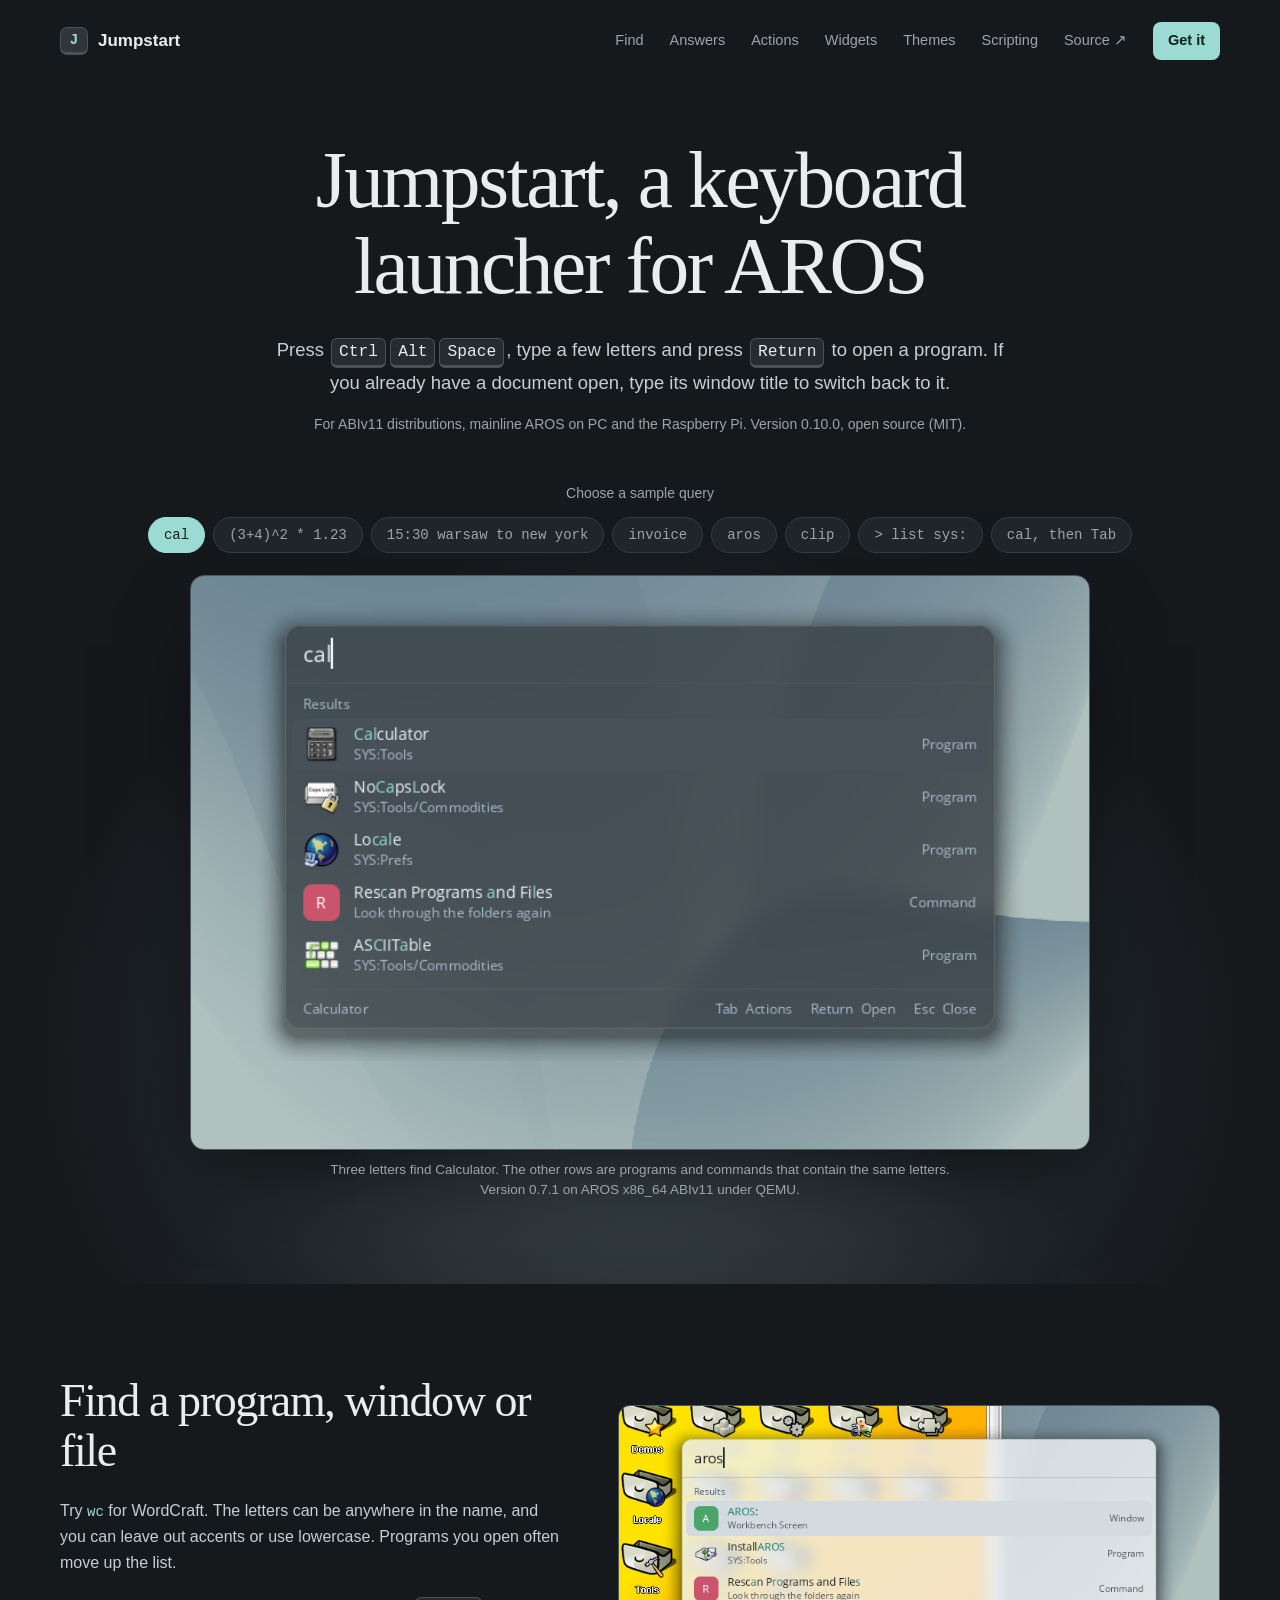
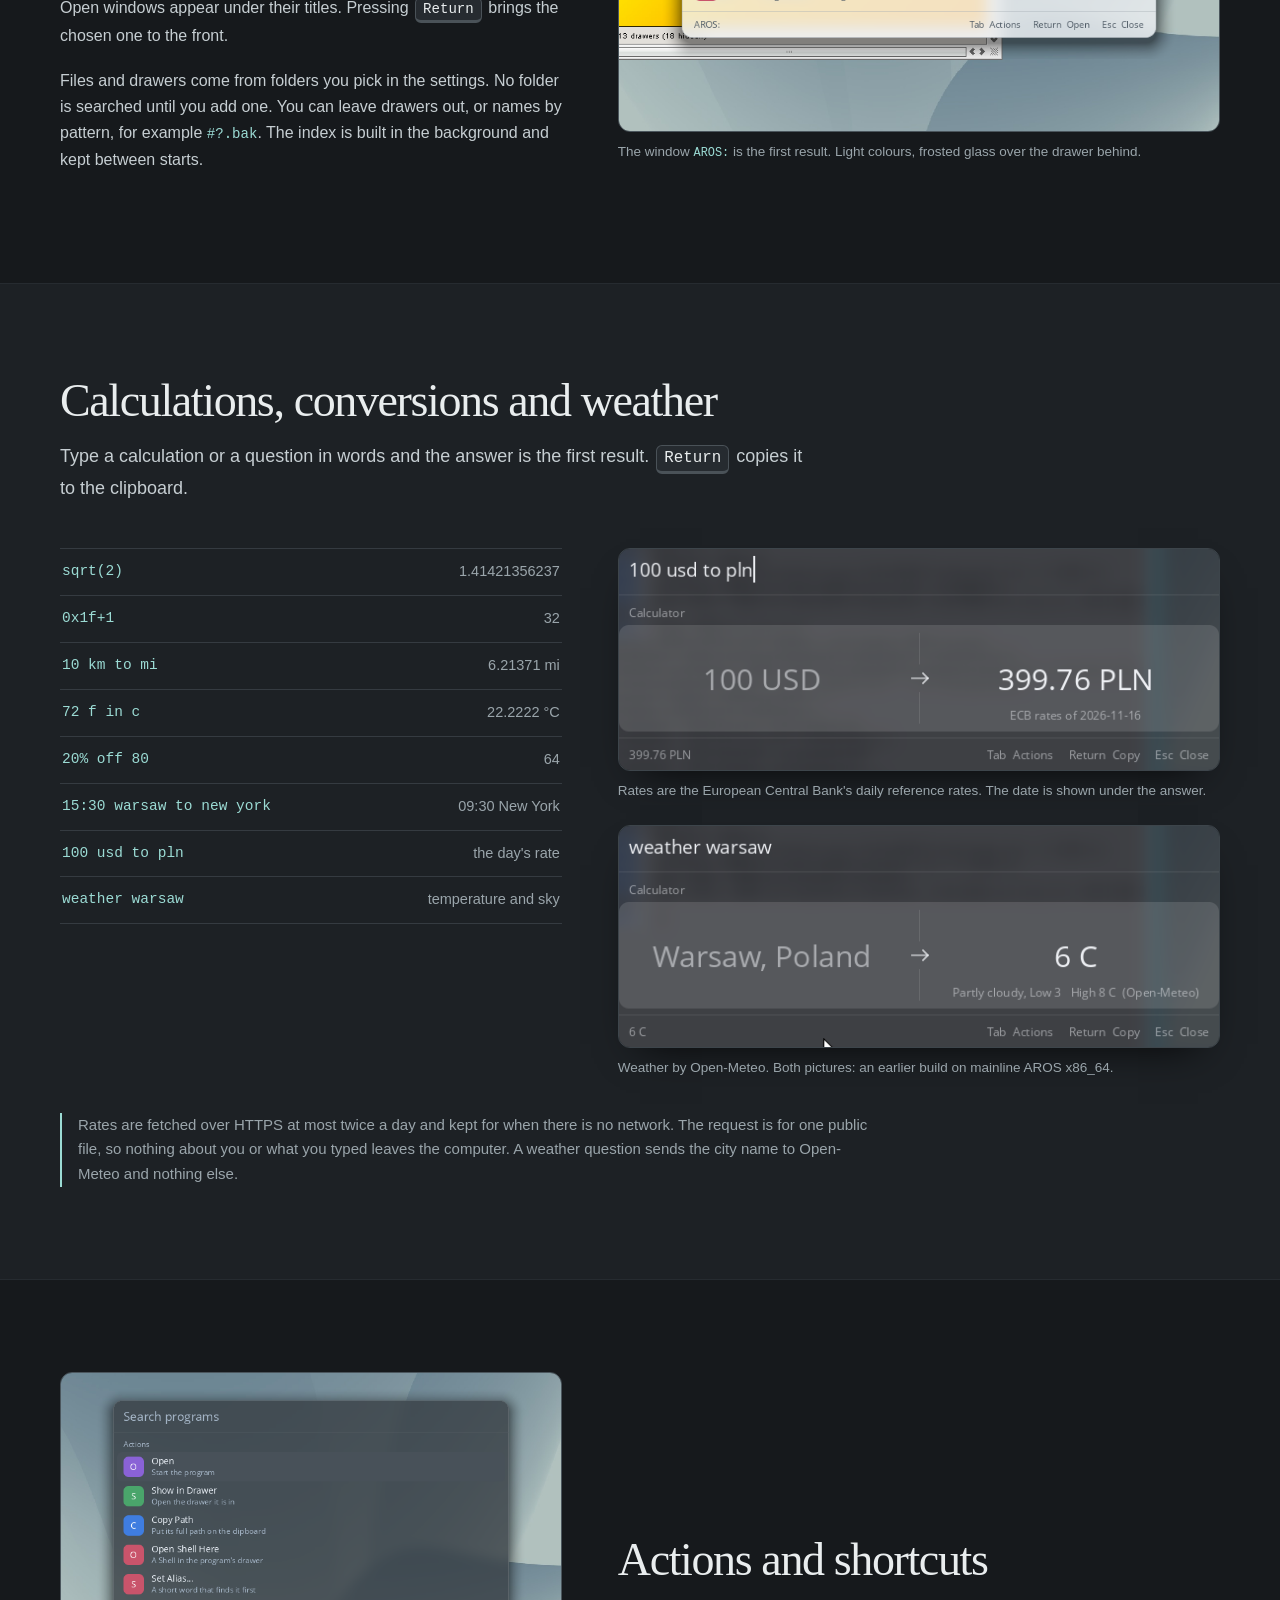
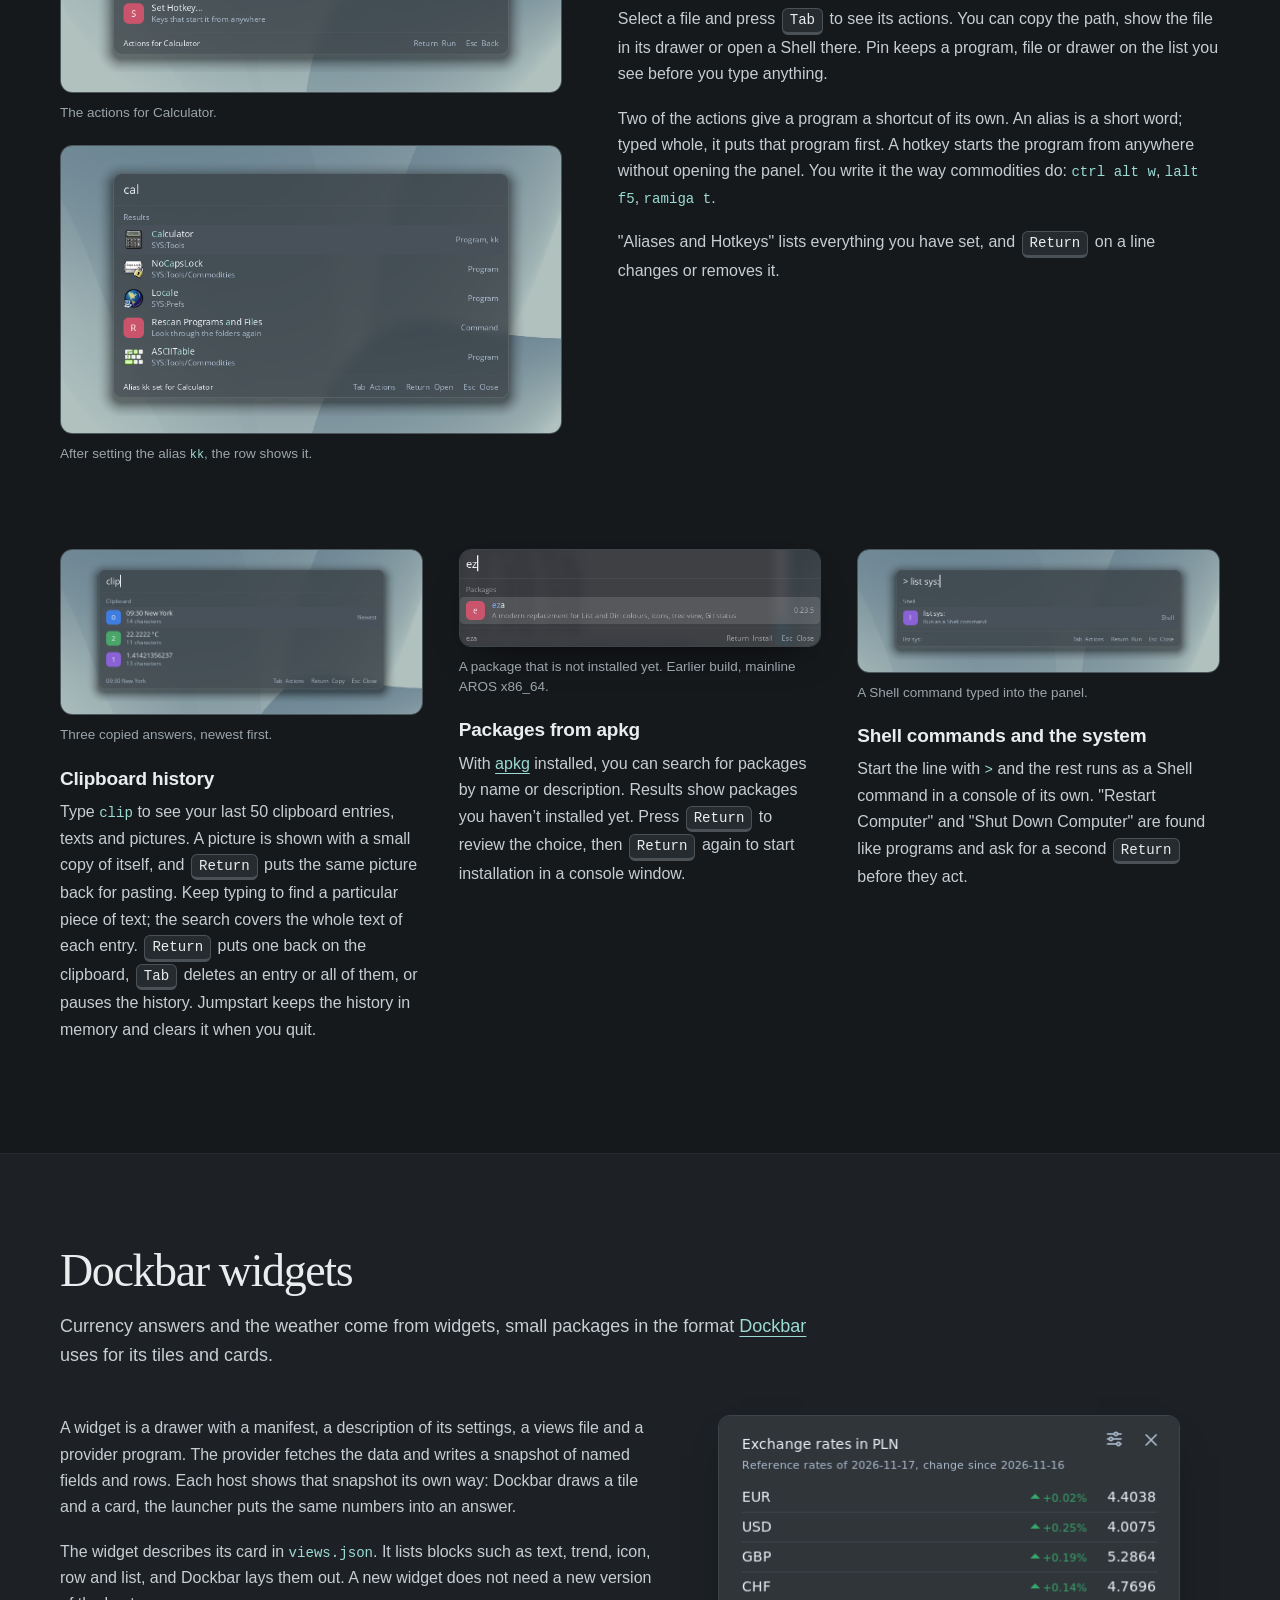
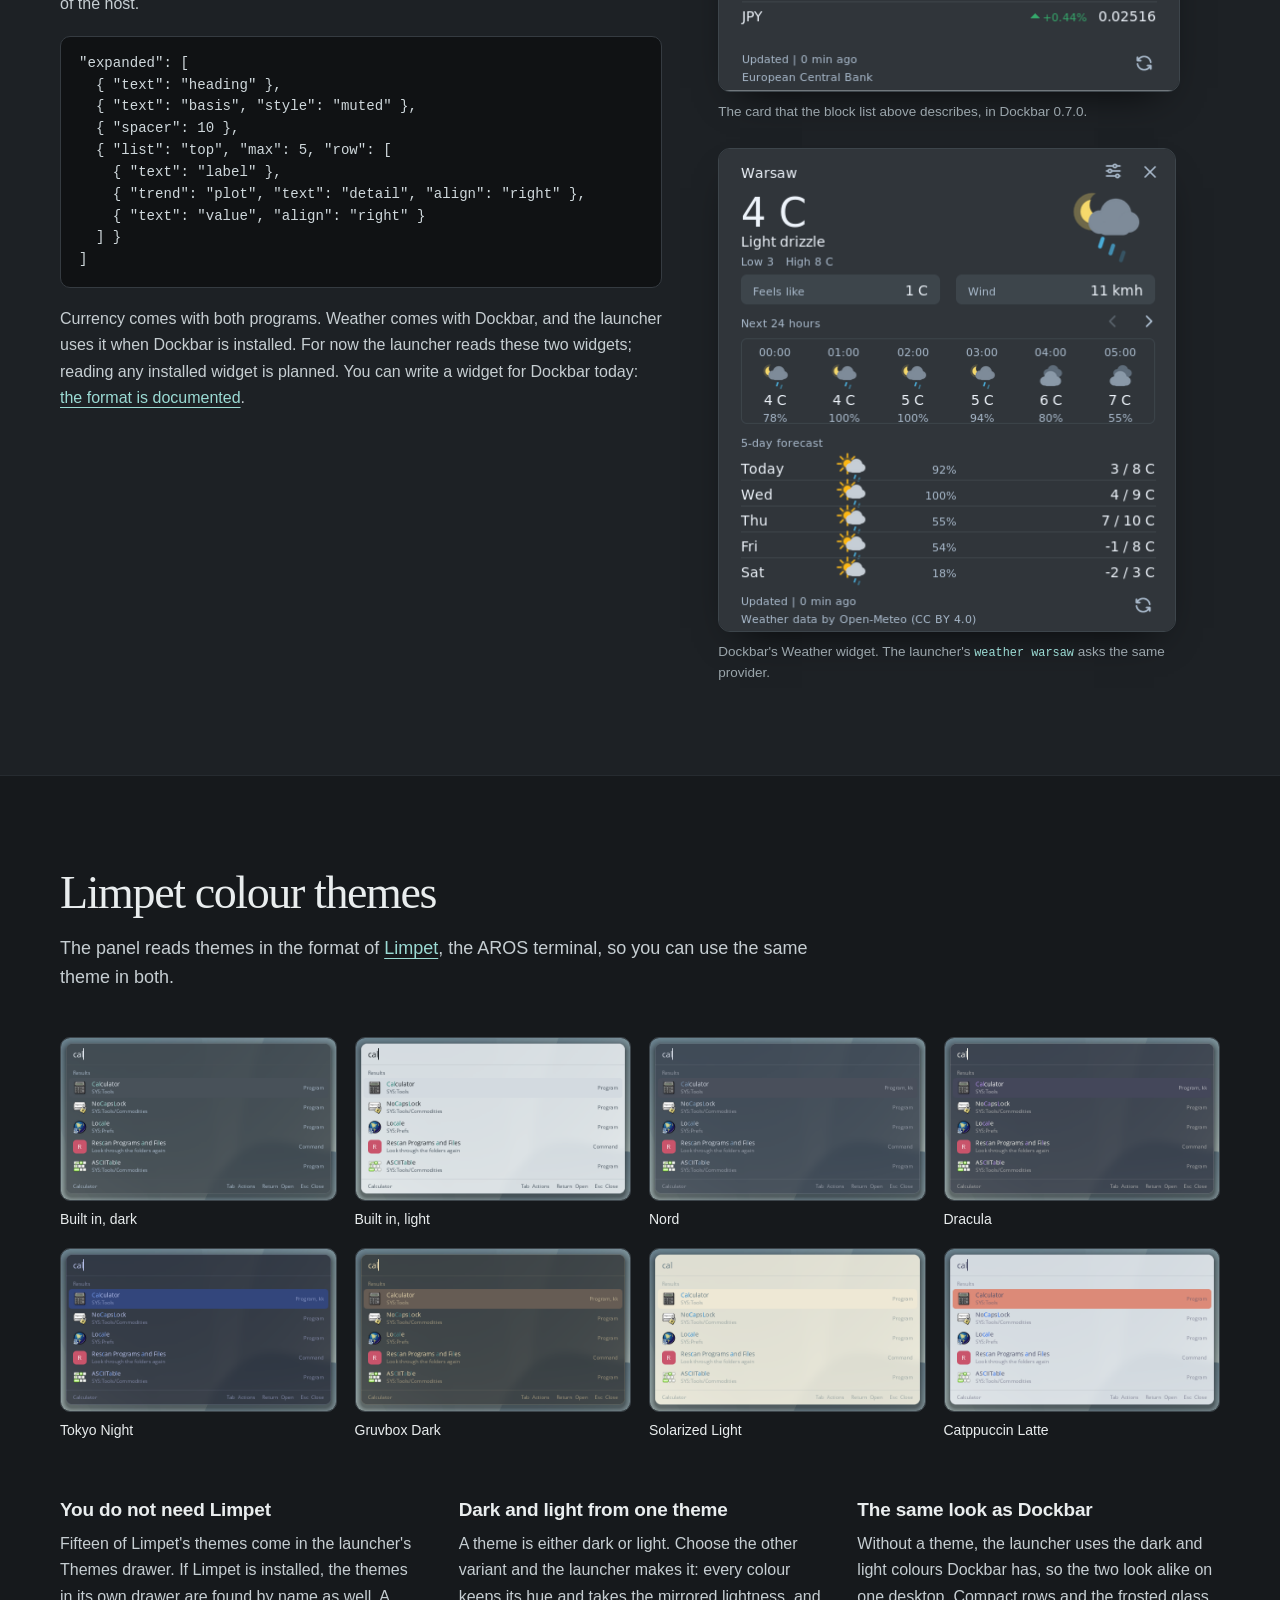
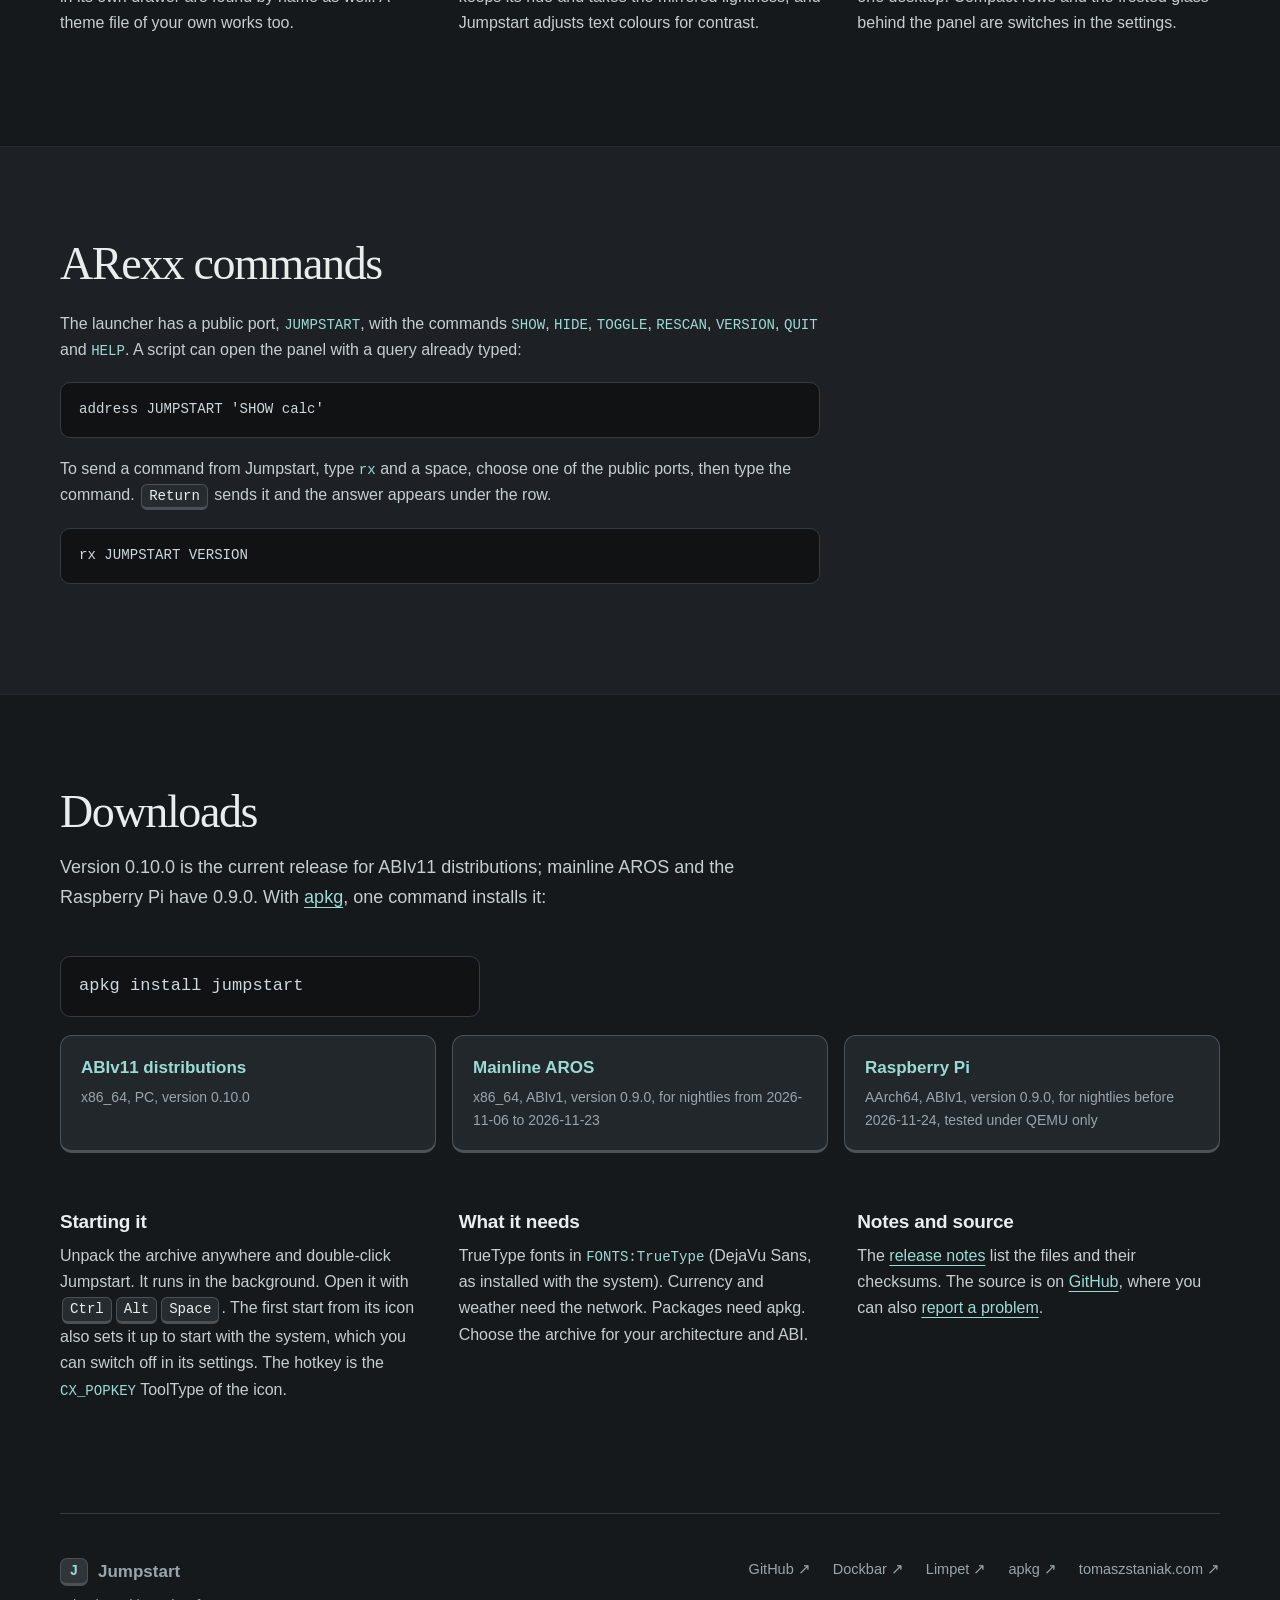
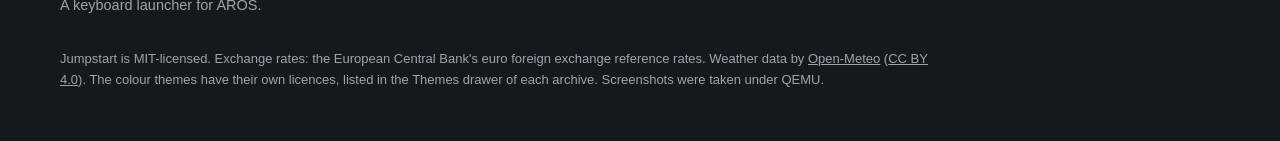
<file: index.html>
<!doctype html>
<html lang="en">
<head>
<meta charset="utf-8"><meta name="viewport" content="width=device-width, initial-scale=1">
<title>Jumpstart: a keyboard launcher for AROS</title>
<meta name="description" content="Jumpstart is a keyboard launcher for AROS. One hotkey opens a panel that starts programs, finds files and windows, calculates, converts currencies, installs packages and keeps your clipboard history.">
<meta name="theme-color" content="#16191c"><meta property="og:title" content="Jumpstart for AROS"><meta property="og:description" content="Start anything on AROS from the keyboard: programs, files, windows, sums, currencies, packages, clipboard history."><meta property="og:type" content="website"><meta property="og:image" content="https://tomaszstaniak.github.io/aros-launcher/assets/hero.png">
<link rel="stylesheet" href="style.css?v=1">
</head>
<body>
<a class="skip" href="#main">Skip to content</a>
<header class="site-header wrap"><a href="#" class="brand"><span class="brand-key" aria-hidden="true">J</span>Jumpstart</a><nav aria-label="Main navigation"><a href="#find">Find</a><a href="#answers">Answers</a><a href="#keys">Actions</a><a href="#widgets">Widgets</a><a href="#themes">Themes</a><a href="#scripts">Scripting</a><a href="https://github.com/tomaszstaniak/aros-launcher">Source ↗</a><a class="nav-get" href="#get">Get it</a></nav></header>

<main id="main">

<section class="hero">
<div class="wrap hero-copy">
<h1>Jumpstart, a keyboard<br>launcher for AROS</h1>
<p class="intro">Press <kbd>Ctrl</kbd><kbd>Alt</kbd><kbd>Space</kbd>, type a few letters and press <kbd>Return</kbd> to open a program. If you already have a document open, type its window title to switch back to it.</p>
<p class="fine">For ABIv11 distributions, mainline AROS on PC and the Raspberry Pi. Version 0.10.0, open source (MIT).</p>
</div>

<div class="wrap demo" id="demo">
<p class="demo-label" id="demo-label">Choose a sample query</p>
<div class="queries" role="tablist" aria-labelledby="demo-label">
<button role="tab" aria-selected="true" data-shot="q-hero" data-cap="Three letters find Calculator. The other rows are programs and commands that contain the same letters.">cal</button>
<button role="tab" aria-selected="false" data-shot="q-calc" data-cap="A sum is answered as you type. Return copies the answer.">(3+4)^2 * 1.23</button>
<button role="tab" aria-selected="false" data-shot="q-time" data-cap="Time in another city, using the time zone set in the system's locale settings.">15:30 warsaw to new york</button>
<button role="tab" aria-selected="false" data-shot="q-files" data-cap="Files from the folders you chose in the settings. The documents here were made for the picture.">invoice</button>
<button role="tab" aria-selected="false" data-shot="q-windows" data-cap="An open window is found by its title. Return brings it to the front.">aros</button>
<button role="tab" aria-selected="false" data-shot="q-clip" data-cap="The texts that were on the clipboard, newest first.">clip</button>
<button role="tab" aria-selected="false" data-shot="q-shell" data-cap="A line that starts with &gt; runs as a Shell command in a console of its own.">&gt; list sys:</button>
<button role="tab" aria-selected="false" data-shot="q-actions" data-cap="Tab on a result lists what else can be done with it.">cal, then Tab</button>
</div>
<figure class="stage"><img id="demo-shot" src="assets/q-hero.png" width="784" height="500" alt="The launcher panel on an AROS desktop showing the results for the selected query"><figcaption><span id="demo-cap">Three letters find Calculator. The other rows are programs and commands that contain the same letters.</span> <span class="where">Version 0.7.1 on AROS x86_64 ABIv11 under QEMU.</span></figcaption></figure>
</div>
</section>

<section id="find" class="section wrap">
<div class="row">
<div class="row-text">
<h2>Find a program, window or file</h2>
<p>Try <code>wc</code> for WordCraft. The letters can be anywhere in the name, and you can leave out accents or use lowercase. Programs you open often move up the list.</p>
<p>Open windows appear under their titles. Pressing <kbd>Return</kbd> brings the chosen one to the front.</p>
<p>Files and drawers come from folders you pick in the settings. No folder is searched until you add one. You can leave drawers out, or names by pattern, for example <code>#?.bak</code>. The index is built in the background and kept between starts.</p>
</div>
<figure class="shot"><img src="assets/windows.png" width="784" height="425" loading="lazy" alt="The panel in its light colours over an open AROS drawer window, listing the window AROS:, the program InstallAROS and a command"><figcaption>The window <code>AROS:</code> is the first result. Light colours, frosted glass over the drawer behind.</figcaption></figure>
</div>
</section>

<section id="answers" class="section tinted"><div class="wrap">
<div class="section-heading"><h2>Calculations, conversions and weather</h2><p class="section-lead">Type a calculation or a question in words and the answer is the first result. <kbd>Return</kbd> copies it to the clipboard.</p></div>
<div class="answers">
<ul class="examples" aria-label="Things you can type">
<li><code>sqrt(2)</code><span>1.41421356237</span></li>
<li><code>0x1f+1</code><span>32</span></li>
<li><code>10 km to mi</code><span>6.21371 mi</span></li>
<li><code>72 f in c</code><span>22.2222 °C</span></li>
<li><code>20% off 80</code><span>64</span></li>
<li><code>15:30 warsaw to new york</code><span>09:30 New York</span></li>
<li><code>100 usd to pln</code><span>the day's rate</span></li>
<li><code>weather warsaw</code><span>temperature and sky</span></li>
</ul>
<div class="answer-shots">
<figure class="shot bare"><img src="assets/currency.png" width="608" height="224" loading="lazy" alt="The panel answering 100 usd to pln with 399.76 PLN and the date of the rates"><figcaption>Rates are the European Central Bank's daily reference rates. The date is shown under the answer.</figcaption></figure>
<figure class="shot bare"><img src="assets/weather.png" width="608" height="224" loading="lazy" alt="The panel answering weather warsaw with 6 C, partly cloudy, and the day's low and high"><figcaption>Weather by Open-Meteo. Both pictures: an earlier build on mainline AROS x86_64.</figcaption></figure>
</div>
</div>
<p class="note">Rates are fetched over HTTPS at most twice a day and kept for when there is no network. The request is for one public file, so nothing about you or what you typed leaves the computer. A weather question sends the city name to Open-Meteo and nothing else.</p>
</div></section>

<section id="keys" class="section wrap">
<div class="row flip">
<div class="row-text">
<h2>Actions and shortcuts</h2>
<p>Select a file and press <kbd>Tab</kbd> to see its actions. You can copy the path, show the file in its drawer or open a Shell there. Pin keeps a program, file or drawer on the list you see before you type anything.</p>
<p>Two of the actions give a program a shortcut of its own. An alias is a short word; typed whole, it puts that program first. A hotkey starts the program from anywhere without opening the panel. You write it the way commodities do: <code>ctrl alt w</code>, <code>lalt f5</code>, <code>ramiga t</code>.</p>
<p>"Aliases and Hotkeys" lists everything you have set, and <kbd>Return</kbd> on a line changes or removes it.</p>
</div>
<div class="pair">
<figure class="shot"><img src="assets/actions.png" width="784" height="500" loading="lazy" alt="The actions for Calculator: Open, Show in Drawer, Copy Path, Open Shell Here, Set Alias and Set Hotkey"><figcaption>The actions for Calculator.</figcaption></figure>
<figure class="shot"><img src="assets/alias.png" width="784" height="450" loading="lazy" alt="Results for cal with the alias kk shown on the Calculator row"><figcaption>After setting the alias <code>kk</code>, the row shows it.</figcaption></figure>
</div>
</div>

<div class="trio">
<article>
<figure class="shot"><img src="assets/clip.png" width="784" height="358" loading="lazy" alt="Clipboard history with three entries, the newest marked"><figcaption>Three copied answers, newest first.</figcaption></figure>
<h3>Clipboard history</h3>
<p>Type <code>clip</code> to see your last 50 clipboard entries, texts and pictures. A picture is shown with a small copy of itself, and <kbd>Return</kbd> puts the same picture back for pasting. Keep typing to find a particular piece of text; the search covers the whole text of each entry. <kbd>Return</kbd> puts one back on the clipboard, <kbd>Tab</kbd> deletes an entry or all of them, or pauses the history. Jumpstart keeps the history in memory and clears it when you quit.</p>
</article>
<article>
<figure class="shot bare"><img src="assets/packages.png" width="608" height="162" loading="lazy" alt="The panel listing the package eza with its description and version, with Return Install in the footer"><figcaption>A package that is not installed yet. Earlier build, mainline AROS x86_64.</figcaption></figure>
<h3>Packages from apkg</h3>
<p>With <a href="https://github.com/tomaszstaniak/arospkg">apkg</a> installed, you can search for packages by name or description. Results show packages you haven’t installed yet. Press <kbd>Return</kbd> to review the choice, then <kbd>Return</kbd> again to start installation in a console window.</p>
</article>
<article>
<figure class="shot"><img src="assets/shell.png" width="784" height="265" loading="lazy" alt="The panel offering to run list sys: as a Shell command"><figcaption>A Shell command typed into the panel.</figcaption></figure>
<h3>Shell commands and the system</h3>
<p>Start the line with <code>&gt;</code> and the rest runs as a Shell command in a console of its own. "Restart Computer" and "Shut Down Computer" are found like programs and ask for a second <kbd>Return</kbd> before they act.</p>
</article>
</div>
</section>

<section id="widgets" class="section tinted"><div class="wrap">
<div class="section-heading"><h2>Dockbar widgets</h2><p class="section-lead">Currency answers and the weather come from widgets, small packages in the format <a href="https://tomaszstaniak.github.io/aros-dockbar/">Dockbar</a> uses for its tiles and cards.</p></div>
<div class="widgets">
<div class="widget-text">
<p>A widget is a drawer with a manifest, a description of its settings, a views file and a provider program. The provider fetches the data and writes a snapshot of named fields and rows. Each host shows that snapshot its own way: Dockbar draws a tile and a card, the launcher puts the same numbers into an answer.</p>
<p>The widget describes its card in <code>views.json</code>. It lists blocks such as text, trend, icon, row and list, and Dockbar lays them out. A new widget does not need a new version of the host.</p>
<pre aria-label="The card of the Currency widget, from its views.json"><code>"expanded": [
  { "text": "heading" },
  { "text": "basis", "style": "muted" },
  { "spacer": 10 },
  { "list": "top", "max": 5, "row": [
    { "text": "label" },
    { "trend": "plot", "text": "detail", "align": "right" },
    { "text": "value", "align": "right" }
  ] }
]</code></pre>
<p>Currency comes with both programs. Weather comes with Dockbar, and the launcher uses it when Dockbar is installed. For now the launcher reads these two widgets; reading any installed widget is planned. You can write a widget for Dockbar today: <a href="https://github.com/tomaszstaniak/aros-dockbar/blob/main/docs/applets.md">the format is documented</a>.</p>
</div>
<div class="widget-shots">
<figure class="shot bare"><img src="assets/dock-currency.png" width="462" height="276" loading="lazy" alt="Dockbar's Currency card: exchange rates in PLN for EUR, USD, GBP, CHF and JPY, each with its change since the previous day"><figcaption>The card that the block list above describes, in Dockbar 0.7.0.</figcaption></figure>
<figure class="shot bare"><img src="assets/dock-weather.png" width="458" height="484" loading="lazy" alt="Dockbar's Weather card for Warsaw with current conditions, the next hours and a five-day forecast"><figcaption>Dockbar's Weather widget. The launcher's <code>weather warsaw</code> asks the same provider.</figcaption></figure>
</div>
</div>
</div></section>

<section id="themes" class="section wrap">
<div class="section-heading"><h2>Limpet colour themes</h2><p class="section-lead">The panel reads themes in the format of <a href="https://tomaszstaniak.github.io/limpet/">Limpet</a>, the AROS terminal, so you can use the same theme in both.</p></div>
<div class="theme-grid">
<figure><img src="assets/theme-dark.png" width="644" height="380" loading="lazy" alt="The panel in its own dark colours"><figcaption>Built in, dark</figcaption></figure>
<figure><img src="assets/theme-light.png" width="644" height="380" loading="lazy" alt="The panel in its own light colours"><figcaption>Built in, light</figcaption></figure>
<figure><img src="assets/theme-nord.png" width="644" height="380" loading="lazy" alt="The panel in the Nord theme"><figcaption>Nord</figcaption></figure>
<figure><img src="assets/theme-dracula.png" width="644" height="380" loading="lazy" alt="The panel in the Dracula theme"><figcaption>Dracula</figcaption></figure>
<figure><img src="assets/theme-tokyo-night.png" width="644" height="380" loading="lazy" alt="The panel in the Tokyo Night theme"><figcaption>Tokyo Night</figcaption></figure>
<figure><img src="assets/theme-gruvbox-dark.png" width="644" height="380" loading="lazy" alt="The panel in the Gruvbox Dark theme"><figcaption>Gruvbox Dark</figcaption></figure>
<figure><img src="assets/theme-solarized-light.png" width="644" height="380" loading="lazy" alt="The panel in the Solarized Light theme"><figcaption>Solarized Light</figcaption></figure>
<figure><img src="assets/theme-catppuccin-latte.png" width="644" height="380" loading="lazy" alt="The panel in the Catppuccin Latte theme"><figcaption>Catppuccin Latte</figcaption></figure>
</div>
<div class="cols">
<article><h3>You do not need Limpet</h3><p>Fifteen of Limpet's themes come in the launcher's Themes drawer. If Limpet is installed, the themes in its own drawer are found by name as well. A theme file of your own works too.</p></article>
<article><h3>Dark and light from one theme</h3><p>A theme is either dark or light. Choose the other variant and the launcher makes it: every colour keeps its hue and takes the mirrored lightness, and Jumpstart adjusts text colours for contrast.</p></article>
<article><h3>The same look as Dockbar</h3><p>Without a theme, the launcher uses the dark and light colours Dockbar has, so the two look alike on one desktop. Compact rows and the frosted glass behind the panel are switches in the settings.</p></article>
</div>
</section>

<section id="scripts" class="section tinted"><div class="wrap">
<div class="solo">
<h2>ARexx commands</h2>
<p>The launcher has a public port, <code>JUMPSTART</code>, with the commands <code>SHOW</code>, <code>HIDE</code>, <code>TOGGLE</code>, <code>RESCAN</code>, <code>VERSION</code>, <code>QUIT</code> and <code>HELP</code>. A script can open the panel with a query already typed:</p>
<pre><code>address JUMPSTART 'SHOW calc'</code></pre>
<p>To send a command from Jumpstart, type <code>rx</code> and a space, choose one of the public ports, then type the command. <kbd>Return</kbd> sends it and the answer appears under the row.</p>
<pre><code>rx JUMPSTART VERSION</code></pre>
</div>
</div></section>

<section id="get" class="section wrap get">
<div class="section-heading"><h2>Downloads</h2><p class="section-lead">Version 0.10.0 is the current release for ABIv11 distributions; mainline AROS and the Raspberry Pi have 0.9.0. With <a href="https://github.com/tomaszstaniak/arospkg">apkg</a>, one command installs it:</p></div>
<pre class="install"><code>apkg install jumpstart</code></pre>
<div class="downloads">
<a class="dl" href="https://github.com/tomaszstaniak/aros-launcher/releases/download/v0.10.0/Jumpstart-0.10.0-aros-x86_64-abiv11-pc.zip"><strong>ABIv11 distributions</strong><span>x86_64, PC, version 0.10.0</span></a>
<a class="dl" href="https://github.com/tomaszstaniak/aros-launcher/releases/download/v0.9.0/Jumpstart-0.9.0-aros-x86_64-abiv1-pc.zip"><strong>Mainline AROS</strong><span>x86_64, ABIv1, version 0.9.0, for nightlies from 2026-11-06 to 2026-11-23</span></a>
<a class="dl" href="https://github.com/tomaszstaniak/aros-launcher/releases/download/v0.9.0/Jumpstart-0.9.0-aros-aarch64-abiv1-raspi.zip"><strong>Raspberry Pi</strong><span>AArch64, ABIv1, version 0.9.0, for nightlies before 2026-11-24, tested under QEMU only</span></a>
</div>
<div class="cols">
<article><h3>Starting it</h3><p>Unpack the archive anywhere and double-click Jumpstart. It runs in the background. Open it with <kbd>Ctrl</kbd><kbd>Alt</kbd><kbd>Space</kbd>. The first start from its icon also sets it up to start with the system, which you can switch off in its settings. The hotkey is the <code>CX_POPKEY</code> ToolType of the icon.</p></article>
<article><h3>What it needs</h3><p>TrueType fonts in <code>FONTS:TrueType</code> (DejaVu Sans, as installed with the system). Currency and weather need the network. Packages need apkg. Choose the archive for your architecture and ABI.</p></article>
<article><h3>Notes and source</h3><p>The <a href="https://github.com/tomaszstaniak/aros-launcher/releases/tag/v0.10.0">release notes</a> list the files and their checksums. The source is on <a href="https://github.com/tomaszstaniak/aros-launcher">GitHub</a>, where you can also <a href="https://github.com/tomaszstaniak/aros-launcher/issues">report a problem</a>.</p></article>
</div>
</section>

</main>

<footer class="wrap">
<div><a class="brand" href="#"><span class="brand-key" aria-hidden="true">J</span>Jumpstart</a><p>A keyboard launcher for AROS.</p></div>
<nav aria-label="Related projects"><a href="https://github.com/tomaszstaniak/aros-launcher">GitHub ↗</a><a href="https://tomaszstaniak.github.io/aros-dockbar/">Dockbar ↗</a><a href="https://tomaszstaniak.github.io/limpet/">Limpet ↗</a><a href="https://github.com/tomaszstaniak/arospkg">apkg ↗</a><a href="https://tomaszstaniak.com">tomaszstaniak.com ↗</a></nav>
<p class="legal">Jumpstart is MIT-licensed. Exchange rates: the European Central Bank's euro foreign exchange reference rates. Weather data by <a href="https://open-meteo.com/">Open-Meteo</a> (<a href="https://creativecommons.org/licenses/by/4.0/">CC BY 4.0</a>). The colour themes have their own licences, listed in the Themes drawer of each archive. Screenshots were taken under QEMU.</p>
</footer>

<script>
(function () {
  var tabs = document.querySelectorAll('.queries button');
  var shot = document.getElementById('demo-shot');
  var cap = document.getElementById('demo-cap');
  function pick(tab) {
    tabs.forEach(function (t) { t.setAttribute('aria-selected', t === tab ? 'true' : 'false'); t.tabIndex = t === tab ? 0 : -1; });
    shot.src = 'assets/' + tab.dataset.shot + '.png';
    cap.textContent = tab.dataset.cap;
  }
  tabs.forEach(function (t, i) {
    t.tabIndex = i ? -1 : 0;
    t.addEventListener('click', function () { pick(t); });
    t.addEventListener('keydown', function (e) {
      var d = e.key === 'ArrowRight' ? 1 : e.key === 'ArrowLeft' ? -1 : 0;
      if (!d) return;
      var n = tabs[(i + d + tabs.length) % tabs.length];
      n.focus(); pick(n); e.preventDefault();
    });
  });
})();
</script>
</body></html>
</file>
<file: style.css>
/* Colours come from the launcher's own panel (fill, text, accent) and from
   the blue-grey of the AROS wallpaper behind it in the screenshots. */
:root{
  --ground:#16191c;      /* page */
  --raised:#1d2125;      /* tinted sections */
  --panel:#30353a;       /* the launcher panel's fill */
  --line:#353b41;
  --ink:#e9edee;
  --muted:#9aa5ab;
  --accent:#9bdbd4;      /* the panel's accent */
  --wall:#7b97a3;        /* wallpaper blue-grey, used for the glow */
  --serif:Georgia,'Times New Roman',serif;
  --mono:ui-monospace,'SF Mono',Menlo,Consolas,monospace;
}
*{box-sizing:border-box}
html{scroll-behavior:smooth;scroll-padding-top:24px}
body{margin:0;background:var(--ground);color:var(--ink);font:16px/1.65 -apple-system,BlinkMacSystemFont,'Segoe UI',sans-serif;-webkit-font-smoothing:antialiased}
a{color:inherit}
a:focus-visible,button:focus-visible{outline:2px solid var(--accent);outline-offset:4px;border-radius:4px}
img{max-width:100%;height:auto;display:block}
p{margin:0 0 18px}
h1,h2,h3{margin:0;font-weight:400}
h1,h2{font-family:var(--serif);letter-spacing:-.03em;line-height:1.08}
h1{font-size:clamp(40px,6.2vw,80px)}
h2{font-size:clamp(30px,3.6vw,46px)}
h3{font-size:19px;line-height:1.35;font-weight:600;letter-spacing:-.01em;margin-bottom:8px}
code,kbd,pre{font-family:var(--mono);font-size:.88em}
code{color:var(--accent)}
kbd{display:inline-block;min-width:1.9em;text-align:center;border:1px solid #4a5258;border-bottom-width:3px;border-radius:6px;padding:0 7px;margin:0 2px;background:#262b30;color:var(--ink);line-height:1.6;white-space:nowrap}
pre{margin:0 0 18px;padding:16px 18px;background:#101214;border:1px solid var(--line);border-radius:10px;overflow-x:auto;line-height:1.55}
pre code{color:#cfd8dc;font-size:1em}
.wrap{width:min(1160px,calc(100% - 64px));margin-inline:auto}
.skip{position:absolute;left:-999px;top:8px;background:var(--accent);color:#10201e;padding:8px 14px;border-radius:6px;z-index:5}
.skip:focus{left:8px}

/* header */
.site-header{display:flex;align-items:center;justify-content:space-between;gap:20px;padding:22px 0}
.brand{display:inline-flex;align-items:center;gap:10px;font-weight:600;font-size:17px;text-decoration:none}
.brand-key{display:grid;place-items:center;width:28px;height:28px;border-radius:7px;background:var(--panel);border:1px solid #4a5258;border-bottom-width:3px;color:var(--accent);font:600 14px/1 var(--mono)}
.site-header nav{display:flex;align-items:center;gap:26px;font-size:14.5px}
.site-header nav a{text-decoration:none;color:var(--muted)}
.site-header nav a:hover{color:var(--ink)}
.site-header .nav-get{color:#10201e;background:var(--accent);padding:7px 15px;border-radius:8px;font-weight:600}
.site-header .nav-get:hover{color:#10201e;background:#b4e6e0}

/* hero */
.hero{position:relative;padding:56px 0 84px;overflow:hidden}
.hero::before{content:"";position:absolute;inset:auto 0 -10% 0;height:78%;background:radial-gradient(60% 70% at 50% 62%,rgba(123,151,163,.42),rgba(123,151,163,.08) 60%,transparent 78%);pointer-events:none}
.hero-copy{position:relative;text-align:center}
.hero-copy .intro{max-width:740px;margin:26px auto 14px;font-size:18.5px;color:#c6ced2}
.fine{color:var(--muted);font-size:14px}
.demo{position:relative;margin-top:46px}
.demo-label{text-align:center;color:var(--muted);font-size:14px;margin-bottom:12px}
.queries{display:flex;flex-wrap:wrap;justify-content:center;gap:8px;margin-bottom:22px}
.queries button{font:14px/1 var(--mono);color:var(--muted);background:#20252a;border:1px solid var(--line);border-radius:999px;padding:10px 15px;cursor:pointer}
.queries button:hover{color:var(--ink);border-color:#56606a}
.queries button[aria-selected="true"]{color:#10201e;background:var(--accent);border-color:var(--accent)}
.stage{margin:0 auto;max-width:900px}
.stage img{width:100%;border-radius:14px;border:1px solid #4b565d;box-shadow:0 40px 90px -30px rgba(0,0,0,.8)}
figcaption{margin-top:10px;font-size:13.5px;line-height:1.5;color:var(--muted)}
.stage figcaption{text-align:center;min-height:3em}
.where{white-space:nowrap}

/* sections */
.section{padding:92px 0}
.tinted{background:var(--raised);border-block:1px solid #262b30;width:100%}
.section-heading{max-width:760px;margin-bottom:44px}
.section-lead{margin-top:16px;font-size:18px;color:#c6ced2}
.section-lead a,.row-text a,.widget-text a,.trio a{color:var(--accent);text-underline-offset:4px}
.row{display:grid;grid-template-columns:minmax(0,5fr) minmax(0,6fr);gap:56px;align-items:center}
.row.flip .row-text{order:2}
.row-text h2{margin-bottom:22px}
.row-text p,.widget-text p,.cols p,.trio p{color:#c6ced2}
.shot{margin:0}
.shot img{border-radius:12px;border:1px solid #4b565d}
.shot.bare img{border-color:#3d454b;box-shadow:0 18px 40px -22px rgba(0,0,0,.9)}
.pair{display:grid;gap:22px}
.note{max-width:820px;margin:34px 0 0;padding-left:16px;border-left:2px solid var(--accent);color:var(--muted);font-size:15px}

/* answers */
.answers{display:grid;grid-template-columns:minmax(0,5fr) minmax(0,6fr);gap:56px;align-items:start}
.examples{list-style:none;margin:0;padding:0;border-top:1px solid var(--line)}
.examples li{display:flex;justify-content:space-between;gap:18px;padding:11px 2px;border-bottom:1px solid var(--line)}
.examples code{font-size:14.5px}
.examples span{color:var(--muted);font-size:14.5px;text-align:right}
.answer-shots{display:grid;gap:24px}

/* three smaller features */
.trio{display:grid;grid-template-columns:repeat(3,minmax(0,1fr));gap:36px;margin-top:84px}
.trio .shot{margin-bottom:20px}
.trio .shot img{width:100%}

/* widgets */
.widgets{display:grid;grid-template-columns:minmax(0,6fr) minmax(0,5fr);gap:56px;align-items:start}
.widget-shots{display:grid;gap:26px;justify-items:start}

/* themes */
.theme-grid{display:grid;grid-template-columns:repeat(4,minmax(0,1fr));gap:18px;margin-bottom:56px}
.theme-grid figure{margin:0}
.theme-grid img{border-radius:10px;border:1px solid #3d454b}
.theme-grid figcaption{margin-top:8px;color:var(--ink);font-size:14px}
.cols{display:grid;grid-template-columns:repeat(3,minmax(0,1fr));gap:36px}

.solo{max-width:760px}
.solo h2{margin-bottom:22px}
.solo p{color:#c6ced2}
.install{max-width:420px;font-size:17px}
.downloads{display:grid;grid-template-columns:repeat(3,minmax(0,1fr));gap:16px;margin:8px 0 56px}
.dl{display:block;padding:18px 20px;border:1px solid #4a5258;border-bottom-width:3px;border-radius:12px;background:#22272c;text-decoration:none}
.dl:hover{border-color:var(--accent)}
.dl strong{display:block;font-size:17px;color:var(--accent)}
.dl span{display:block;margin-top:4px;color:var(--muted);font-size:14px}
.cols a,.solo a{color:var(--accent);text-underline-offset:4px}

/* footer */
footer{display:grid;grid-template-columns:1fr auto;gap:22px 40px;padding:44px 0 60px;border-top:1px solid var(--line);color:var(--muted);font-size:14.5px}
footer p{margin:8px 0 0}
footer nav{display:flex;flex-wrap:wrap;gap:22px;align-items:start}
footer nav a{text-decoration:none}
footer nav a:hover{color:var(--ink)}
.legal{grid-column:1/-1;font-size:13px;max-width:880px}

@media (max-width:900px){
  .row,.answers,.widgets{grid-template-columns:1fr;gap:34px}
  .row.flip .row-text{order:0}
  .trio,.cols,.downloads{grid-template-columns:1fr;gap:40px}
  .downloads{gap:14px}
  .theme-grid{grid-template-columns:repeat(2,minmax(0,1fr))}
  .section{padding:64px 0}
  .site-header nav a:not(.nav-get){display:none}
}
@media (max-width:520px){
  .wrap{width:calc(100% - 32px)}
  .hero{padding-top:28px}
  .hero-copy .intro{font-size:17px}
  footer{grid-template-columns:1fr}
}
@media (prefers-reduced-motion:reduce){html{scroll-behavior:auto}}
</file>
